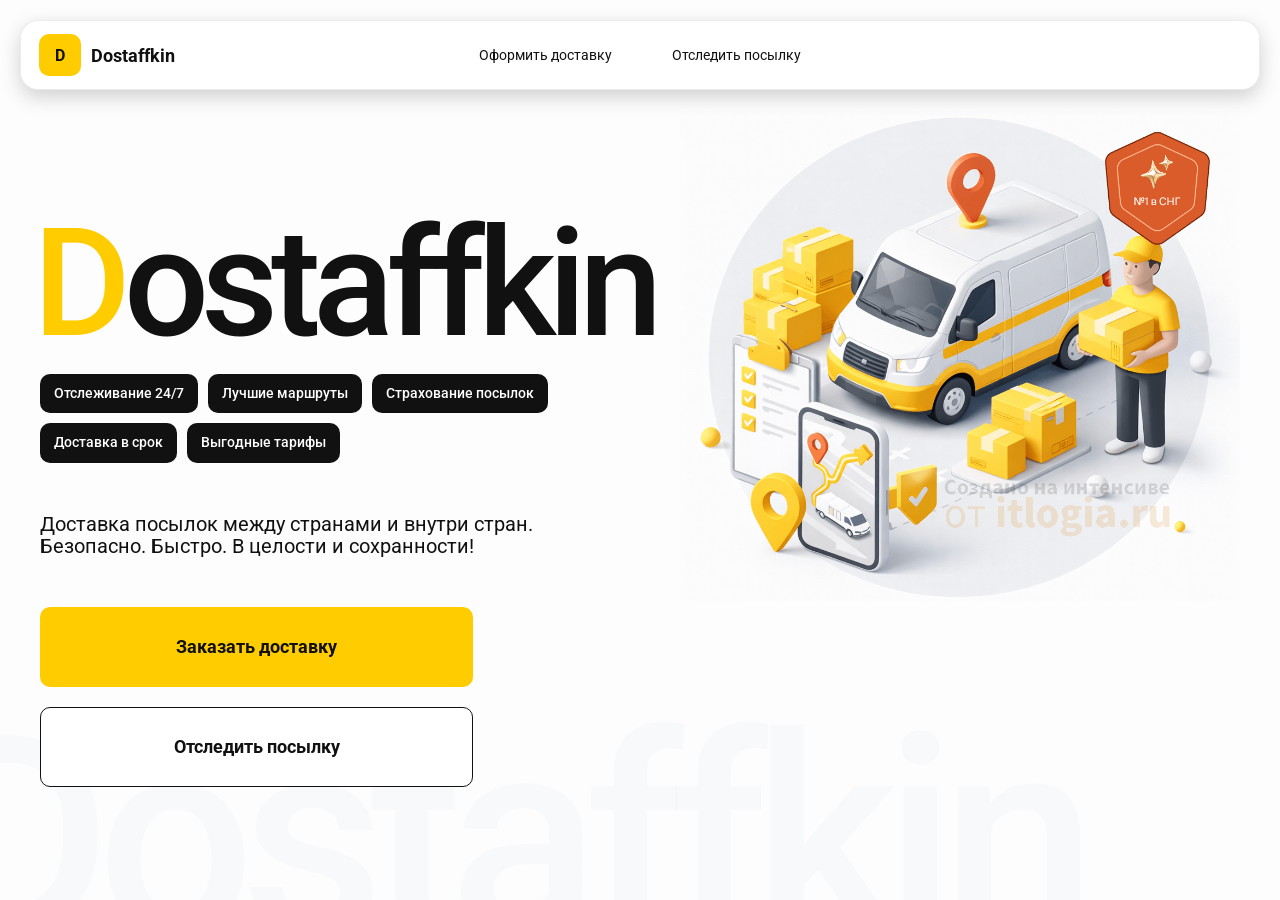
<file: index.html>
<!DOCTYPE html>
<html lang="en">

<head>
    <meta charset="UTF-8">
    <meta name="viewport" content="width=device-width, initial-scale=1.0">
    <title>Dostaffkin — Доставка посылок между странами и внутри стран. Безопасно. Быстро. В целости и сохранности!
    </title>
    <link rel="stylesheet" href="styles/base.css">
    <link rel="stylesheet" href="styles/base_adaptive.css">
    <link rel="stylesheet" href="styles/index.css">
    <link rel="stylesheet" href="styles/index_adaptive.css">
</head>

<body>
    <div class="container">
        <header class="header">
            <a class="header-brand" href="#">
                <div class="header-logo">D</div>
                <div class="header-title">Dostaffkin</div>
            </a>
            <nav class="header-menu">
                <a class="header-link" href="./order.html">Оформить <span>доставку</span></a>
                <a class="header-link" href="./track.html">Отследить <span>посылку</span></a>
            </nav>
        </header>
        <main class="main">
            <section class="main-info">
                <div class="main-title">
                    <span>D</span>ostaffkin
                </div>
                <div class="main-features">
                    <div class="main-feature">Отслеживание 24/7</div>
                    <div class="main-feature">Лучшие маршруты</div>
                    <div class="main-feature">Страхование посылок</div>
                    <div class="main-feature">Доставка в срок</div>
                    <div class="main-feature">Выгодные тарифы</div>
                </div>
                <div class="main-description">
                    Доставка посылок между странами и внутри стран.
                    Безопасно. Быстро. В целости и сохранности!
                </div>
                <div class="main-actions">
                    <a class="button" type="button" href="./order.html">Заказать доставку</a>
                    <a class="button button-white" type="button" href="./track.html">Отследить посылку</a>
                </div>
            </section>
            <div class="main-title-ghost">Dostaffkin</div>
            <section class="main-image">
                <img src="images/main-image.png" alt="">
            </section>
        </main>

    </div>

</body>

</html>
</file>
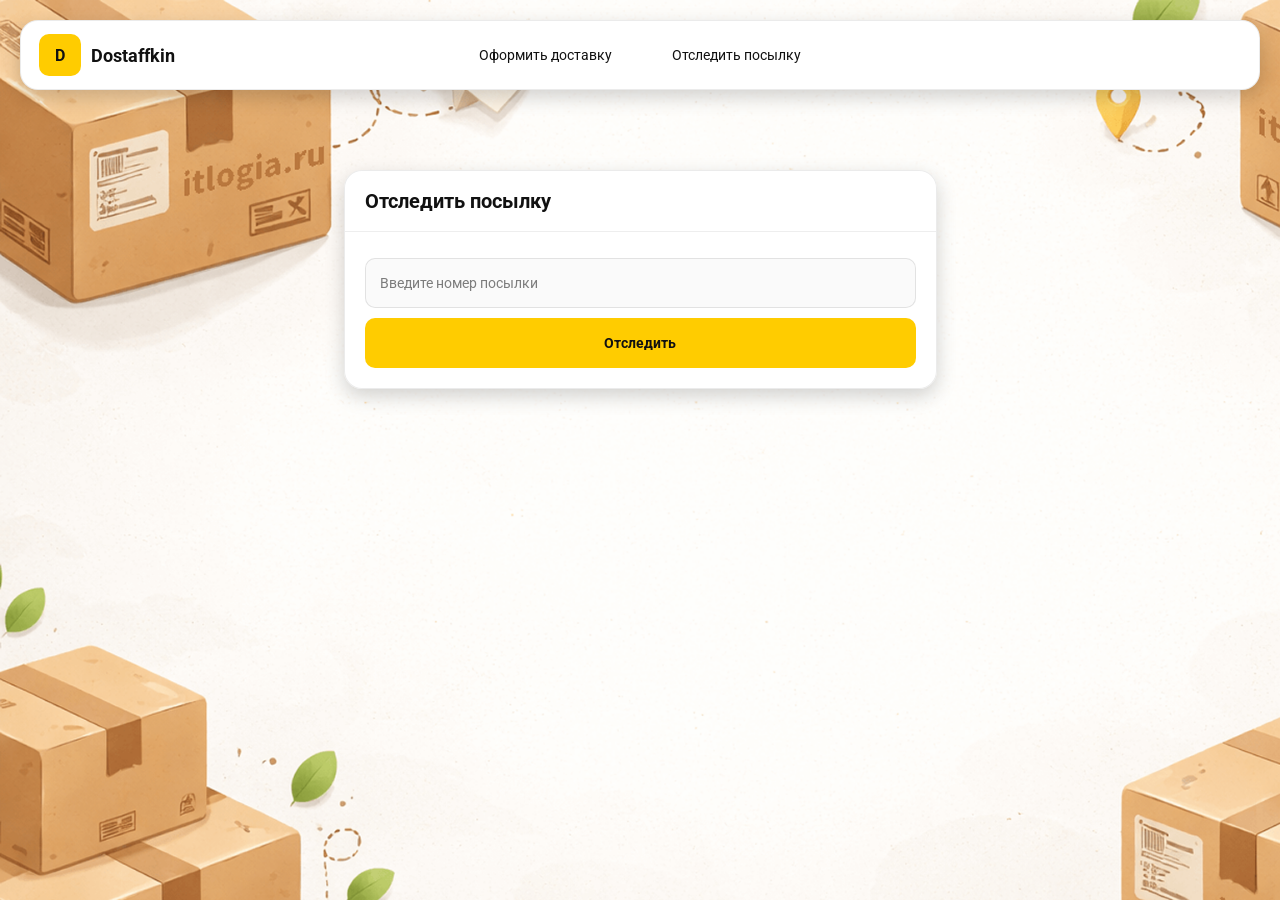
<file: track.html>
<!doctype html>
<html lang="ru">

<head>
    <meta charset="utf-8" />
    <meta name="viewport" content="width=device-width,initial-scale=1,maximum-scale=1,user-scalable=0" />
    <title>Отследить посылку</title>
    <link rel="stylesheet" href="styles/base.css" />
    <link rel="stylesheet" href="styles/base_adaptive.css" />

    <link rel="stylesheet" href="styles/track.css" />
    <link rel="stylesheet" href="styles/track_adaptive.css" />
</head>

<body>
    <div class="container">
        <header class="header">
            <a class="header-brand" href="./index.html">
                <div class="header-logo">D</div>
                <div class="header-title">Dostaffkin</div>
            </a>
            <nav class="header-menu">
                <a class="header-link" href="./order.html">Оформить <span>доставку</span></a>
                <a class="header-link" href="#">Отследить <span>посылку</span></a>
            </nav>
        </header>
        <main class="track-content">
            <section class="track-card track-search">
                <div class="track-title">Отследить посылку</div>
                <div class="track-action">
                    <div class="main-field track-field">
                        <input id="trackNumber" placeholder="Введите номер посылки" autocomplete="off" />
                    </div>
                    <button id="trackButton" class="button track-button" type="button">Отследить</button>
                </div>
            </section>
            <section class="track-card track-result" id="trackResult">
                <div class="track-result-header">
                    <div class="track-id" id="trackIdValue"></div>
                    <div class="track-routes">
                        <div class="track-route">
                            <div class="track-route-pin">
                                <svg xmlns="http://www.w3.org/2000/svg" fill="none" viewBox="0 0 24 24"
                                    stroke-width="1.5" stroke="orange" class="size-6">
                                    <path stroke-linecap="round" stroke-linejoin="round"
                                        d="M15 10.5a3 3 0 1 1-6 0 3 3 0 0 1 6 0Z" />
                                    <path stroke-linecap="round" stroke-linejoin="round"
                                        d="M19.5 10.5c0 7.142-7.5 11.25-7.5 11.25S4.5 17.642 4.5 10.5a7.5 7.5 0 1 1 15 0Z" />
                                </svg>
                            </div>
                            <div class="track-route-address" id="trackFromValue">
                                Откуда: Москва, улица Арбат, 1
                            </div>
                        </div>
                        <div class="track-route track-route-arrow">
                            <svg xmlns="http://www.w3.org/2000/svg" fill="none" viewBox="0 0 24 24" stroke-width="1.5"
                                stroke="currentColor" class="size-6">
                                <path stroke-linecap="round" stroke-linejoin="round"
                                    d="M19.5 13.5 12 21m0 0-7.5-7.5M12 21V3" />
                            </svg>
                        </div>
                        <div class="track-route">
                            <div class="track-route-pin">
                                <svg xmlns="http://www.w3.org/2000/svg" fill="none" viewBox="0 0 24 24"
                                    stroke-width="1.5" stroke="green" class="size-6">
                                    <path stroke-linecap="round" stroke-linejoin="round"
                                        d="M15 10.5a3 3 0 1 1-6 0 3 3 0 0 1 6 0Z" />
                                    <path stroke-linecap="round" stroke-linejoin="round"
                                        d="M19.5 10.5c0 7.142-7.5 11.25-7.5 11.25S4.5 17.642 4.5 10.5a7.5 7.5 0 1 1 15 0Z" />
                                </svg>
                            </div>
                            <div class="track-route-address" id="trackToValue">
                                Куда: Минск, проспект Независимости, 58
                            </div>
                        </div>
                    </div>
                </div>
                <div class="track-info">
                    <div class="track-status-title">Статус данной посылки:</div>
                    <div class="track-status-list" id="trackStatusList">


                        <div class="track-status created">
                            <img src="images/icons/created.svg" class="track-status-icon" alt="Created">
                            <div class="track-status-text">
                                <div class="track-status-text-state">Создан</div>
                                <div class="track-status-text-date">10.01.2026</div>
                            </div>
                        </div>

                        <div class="track-status in-way">
                            <img src="images/icons/in-way.svg" class="track-status-icon" alt="In way">
                            <div class="track-status-text">
                                <div class="track-status-text-state">В пути: Москва</div>
                                <div class="track-status-text-date">18.01.2026</div>
                            </div>
                        </div>

                        <div class="track-status ready">
                            <img src="images/icons/ready.svg" class="track-status-icon" alt="Ready">
                            <div class="track-status-text">
                                <div class="track-status-text-state">Готов к выдаче</div>
                                <div class="track-status-text-date">25.01.2026</div>
                            </div>
                        </div>

                        <div class="track-status done">
                            <img src="images/icons/done.svg" class="track-status-icon" alt="Done">
                            <div class="track-status-text">
                                <div class="track-status-text-state">Вручен</div>
                                <div class="track-status-text-date">27.01.2026</div>
                            </div>
                        </div>

                    </div>
                </div>
            </section>
        </main>
    </div>


</body>

</html>
</file>
<file: styles/base.css>
*, *::before, *::after{
    box-sizing: border-box;
}
@font-face {
    font-family: "Roboto";
    src: url("../fonts/Roboto-Regular.ttf");
    font-weight: normal;
}

@font-face {
    font-family: "Roboto";
    src: url("../fonts/Roboto-Bold.ttf");
    font-weight: bold;
}

@font-face {
    font-family: "Roboto";
    src: url("../fonts/Roboto-Medium.ttf");
    font-weight: 500;
}

html, body {
    margin: 0;
    color: #111111;
    font-family: "Roboto", sans-serif;
}

body {
    background: #FDFDFD;
}
.header{
    border-radius: 18px;
    box-shadow: 0 7px 20px 0 #0000002e;
    background: #ffffff;
    backdrop-filter: blur(10px);
    left: 20px;
    border: 1px solid rgba(0, 0, 0, 0.08);
    position: fixed;
    right: 20px;
    top: 20px;
    padding: 14px 18px;
    height: 70px;
    display: flex;
    align-items: center;
    z-index: 6;
}
.header-brand{
    display: flex;
    align-items: center;
    text-decoration: none;
    gap: 10px;
}
.header-logo{
    width: 42px;
    height: 42px;
    border-radius: 10px;
    background: #ffcc00;
    display: grid;
    place-items: center;
    font-weight: bold;
    color: #111;
}
.header-title{
    font-size: 18px;
    font-weight: bold;
    color: #111111;
    text-decoration: none;
}
.header-menu {
    display: flex;
    align-items: center;
    gap: 60px;
    margin: 0;
    position: absolute;
    left: 50%;
    transform: translateX(-50%);
}

.header-link {
    font-size: 14px;
    color: #111111;
    text-decoration: none;
}
.button {
    border: 0;
    outline: none;
    height: 44px;
    border-radius: 10px;
    font-size: 14px;
    font-weight: bold;
    cursor: pointer;
    font-family: inherit;
    transition: transform .08s ease, opacity .12s ease;
    background: #ffcc00;
    color: #111111;
    text-align: center;
    text-decoration: none;
}

.button:hover {
    background-color: #E5BC19;
}

.button:disabled {
    cursor: not-allowed;
    background-color: #FADE6E;
    color: #787878;
    transform: none;
}

.button.button-white {
    background: #ffffff;
    border: 1px solid #111111;
}

.button.button-white:hover {
    background: rgb(241 241 241);
}
.main-field {
    display: flex;
    align-items: center;
    margin-top: 6px;
    gap: 10px;
    border: 1px solid #1111111A;
    background: #FAFAFA;
    border-radius: 10px;
    padding: 10px 12px;
    position: relative;
    box-sizing: border-box;
    height: 50px;
}

.main-field.textarea {
    height: auto;
}

.main-pin {
    width: 28px;
    height: 28px;
    border-radius: 10px;
    background: rgba(17, 17, 17, 0.08);
    display: grid;
    place-items: center;
    flex: 0 0 auto;
    position: relative;
}

.main-pin::before {
    content: "";
    width: 8px;
    height: 8px;
    border-radius: 999px;
    background: orange;
    opacity: .75;
    display: block;
}

.main-field:last-child .main-pin::before {
    background: green;
    opacity: .85;
}

input, textarea {
    width: 100%;
    border: 0;
    outline: none;
    background: transparent;
    font-size: 14px;
    color: #111111;
    font-family: inherit;
}

textarea {
    resize: vertical;
    min-height: 72px;
    padding: 2px 0;
}

input::placeholder, textarea::placeholder {
    color: #7C7C7C;
}

.main-field:focus-within {
    border-color: rgba(0, 0, 0, 0.20);
    box-shadow: 0 0 0 4px rgba(255, 204, 0, 0.35);
    background: rgba(255, 255, 255, 0.75);
}
</file>
<file: styles/base_adaptive.css>
@media (max-width: 767px) {
    .header {
        left: 10px;
        right: 10px;
        top: 10px;
    }

    .header-link span {
        display: none;
    }

    .header-menu {
        gap: 20px;
        justify-content: flex-start;
        margin: 0 0 0 30px;
        position: static;
        transform: none;
    }
}

@media (max-width: 420px) {
    .header-title {
        display: none;
    }
}

@media (max-width: 374px) {
    .header-menu {
        gap: 10px;
        margin: 0 0 0 10px;
    }
}
</file>
<file: styles/index.css>
.container{
    overflow: hidden;
    min-height: 100vh;
}
.main {
    padding: 111px 40px 40px;
    position: relative;
    display: flex;
}
.main-info {
    max-width: 840px;
    width: 100%;
    position: relative;
}
.main-title {
    margin-top: 98px;
    font-weight: 500;
    font-size: 200px;
    line-height: 1;
    letter-spacing: -0.05em;
    color: #111111;
    left: -15px;
    position: relative;
}

.main-title span {
    color: #ffcc00;
}
.main-features {
    margin-top: 15px;
    display: flex;
    flex-wrap: wrap;
    gap: 10px;
}

.main-feature {
    background: #111111;
    color: #ffffff;
    padding: 12px 14px;
    font-weight: 500;
    font-size: 14px;
    line-height: 1.1;
    border-radius: 10px;
}
.main-description {
    margin-top: 50px;
    max-width: 500px;
    font-size: 20px;
    line-height: 1.1;
    color: #111111;
}
.main-actions {
    margin-top: 50px;
    display: flex;
    flex-direction: column;
    gap: 20px;
}

.main-actions .button {
    height: 80px;
    width: 433px;
    font-size: 18px;
    font-weight: bold;
    place-items: center;
    display: grid;
}
.main-title-ghost {
    position: absolute;
    z-index: -1;
    left: -70px;
    bottom: -150px;
    font-weight: 500;
    font-size: 278px;
    line-height: 1;
    letter-spacing: -0.05em;
    color: #ECEDF04D;
}
.main-image {
    width: 1024px;
    top: 100px;
    z-index: -2;
}

.main-image img {
    width: 100%;
    max-width: 1024px;
    height: auto;
    display: block;
}
</file>
<file: styles/index_adaptive.css>
@media (max-width: 1760px) {
    .main-title {
        font-size: 150px;
        left: -7px;
    }

    .main-info {
        max-width: 640px;
    }
}
@media (max-width: 1200px) {
    .main-info {
        max-width: 540px;
    }

    .main {
        padding: 111px 20px 20px;
    }

    .main-title {
        font-size: 120px;
        left: -4px;
    }

    .main-title-ghost {
        font-size: 220px;
    }
}
@media (max-width: 1024px) {
    .main-title {
        margin-top: 30px;
    }

    .main {
        flex-direction: column-reverse;
    }

    .main-image {
        max-width: 350px;
        position: absolute;
        left: 370px;
        top: 370px;
    }

    .main-info {
        max-width: 100%;
    }

    .main-actions {
        gap: 10px;
    }

    .main-actions .button {
        height: 50px;
        font-size: 14px;
        width: auto;
        max-width: 300px;
    }

    .main-description {
        max-width: 350px;
    }
}
@media (max-width: 570px) {
    .main-title {
        font-size: 88px;
    }

    .main-description {
        max-width: 100%
    }

    .main-actions {
       width: 100%;
    }

    .main-actions .button {
        width: 100%;
        max-width: 100%
    }

    .main-image {
        max-width: 650px;
        position: absolute;
        left: 170px;
        top: 70px;
        opacity: 0.2;
    }
}
@media (max-width: 400px) {
    .main-title {
        font-size: 70px;
    }
}
</file>
<file: styles/track.css>
.container {
    background: #F4F4F4 url("../images/track-bg.png");
    background-size: cover;
    min-height: 100vh;
    padding: 170px 0 50px 0;
}
.track-content {
    width: 593px;
    margin: 0 auto;
}
.track-card {
    width: 100%;
    border-radius: 18px;
    box-shadow: 0 7px 20px 0 #0000002E;
    backdrop-filter: blur(10px);
    background: rgba(255, 255, 255, 0.96);
    border: 1px solid rgba(0, 0, 0, 0.08);
}

.track-title {
    font-size: 20px;
    line-height: 100%;
    font-weight: bold;
    border-bottom: 1px solid #EEEEEE;
    padding: 20px;
}

.track-action {
    padding: 20px;
}

.track-button {
    width: 100%;
    height: 50px;
}

.track-field {
    margin-bottom: 10px;
}
.track-result {
    margin-top: 5px;
    display: none;
}

.track-result.is-visible {
    display: block;
}

.track-result-header {
    font-weight: bold;
    font-size: 14px;
    color: #111111;
    padding: 20px;
    border-bottom: 1px solid #EEEEEE;
}

.track-id {
    margin-bottom: 12px;
    font-size: 20px;
}

.track-routes {
    display: flex;
    flex-direction: column;
    gap: 10px;
    font-weight: normal;
}

.track-route {
    display: flex;
    align-items: center;
    gap: 10px;
}

.track-route-pin {
    width: 24px;
    height: 24px;
    flex-shrink: 0;
}

.track-route-arrow {
    padding: 15px 0;
    width: 24px;
    height: 24px;
}

.track-info {
    padding: 20px;
}

.track-status {
    display: flex;
    align-items: center;
    font-size: 12px;
    gap: 10px;
}

.track-status-title {
    font-size: 14px;
    color: #111111;
    margin-bottom: 20px;
}

.track-status-list {
    display: flex;
    flex-direction: column;
    gap: 15px;
}

.track-status-icon {
    width: 40px;
    height: 40px;
    border-radius: 50%;
    background: rgba(17, 17, 17, 0.08);
    display: grid;
    place-items: center;
    flex: 0 0 auto;
}

.track-status.created .track-status-icon {
    background-color: #F1CB00;
}

.track-status.in-way .track-status-icon {
    background-color: #F08A11;
}

.track-status.ready .track-status-icon {
    background-color: #A35D0A;
}

.track-status.done .track-status-icon {
    background-color: #37C93B;
}

.track-status-text {
    display: flex;
    align-items: center;
    justify-content: space-between;
    color: #111111;
    font-size: 12px;
    flex: 1;
}

.track-status-date {
    color: rgba(17, 17, 17, 0.55);
}
</file>
<file: styles/track_adaptive.css>
@media (max-width: 767px) {
    .container {
        padding: 130px 0 50px 0;
    }

    .track-content {
        width: 100%;
        padding-left: 10px;
        padding-right: 10px;
    }

    .track-result-header {
        padding: 20px;
    }
}
</file>
